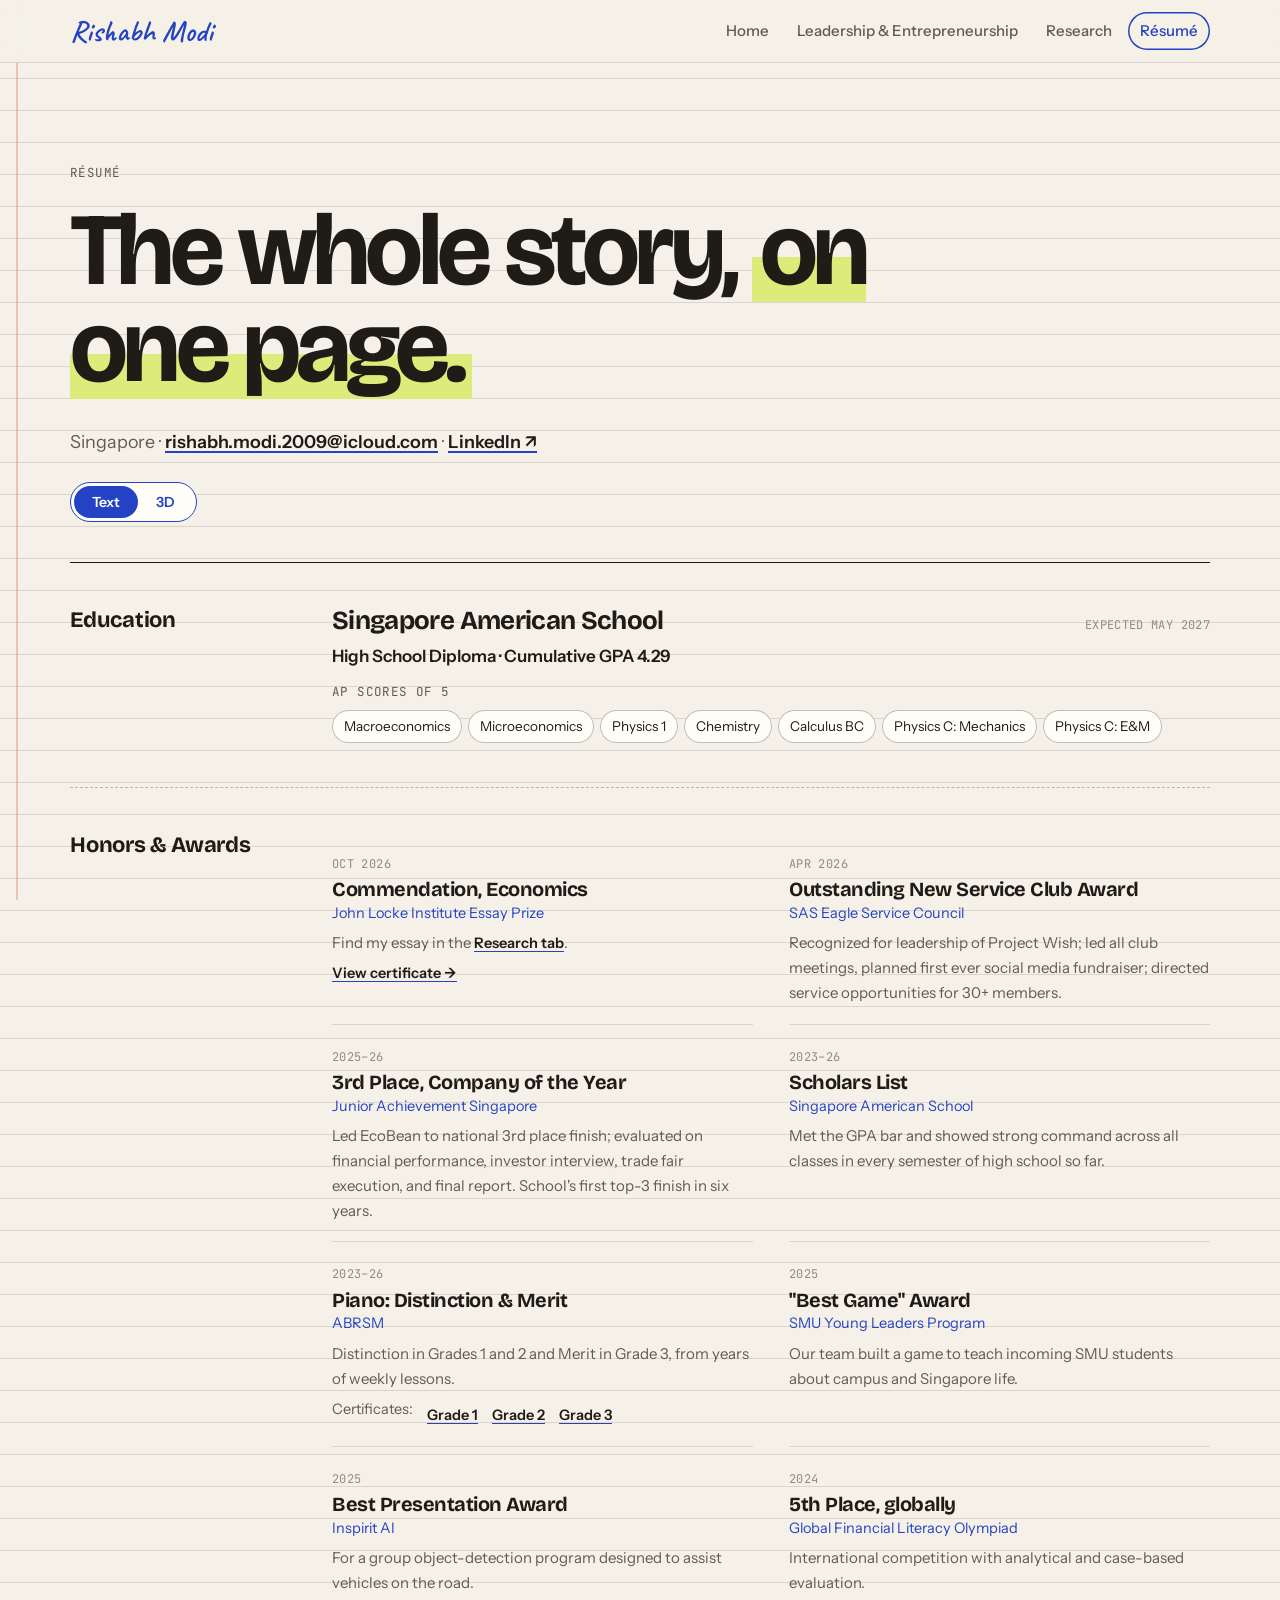
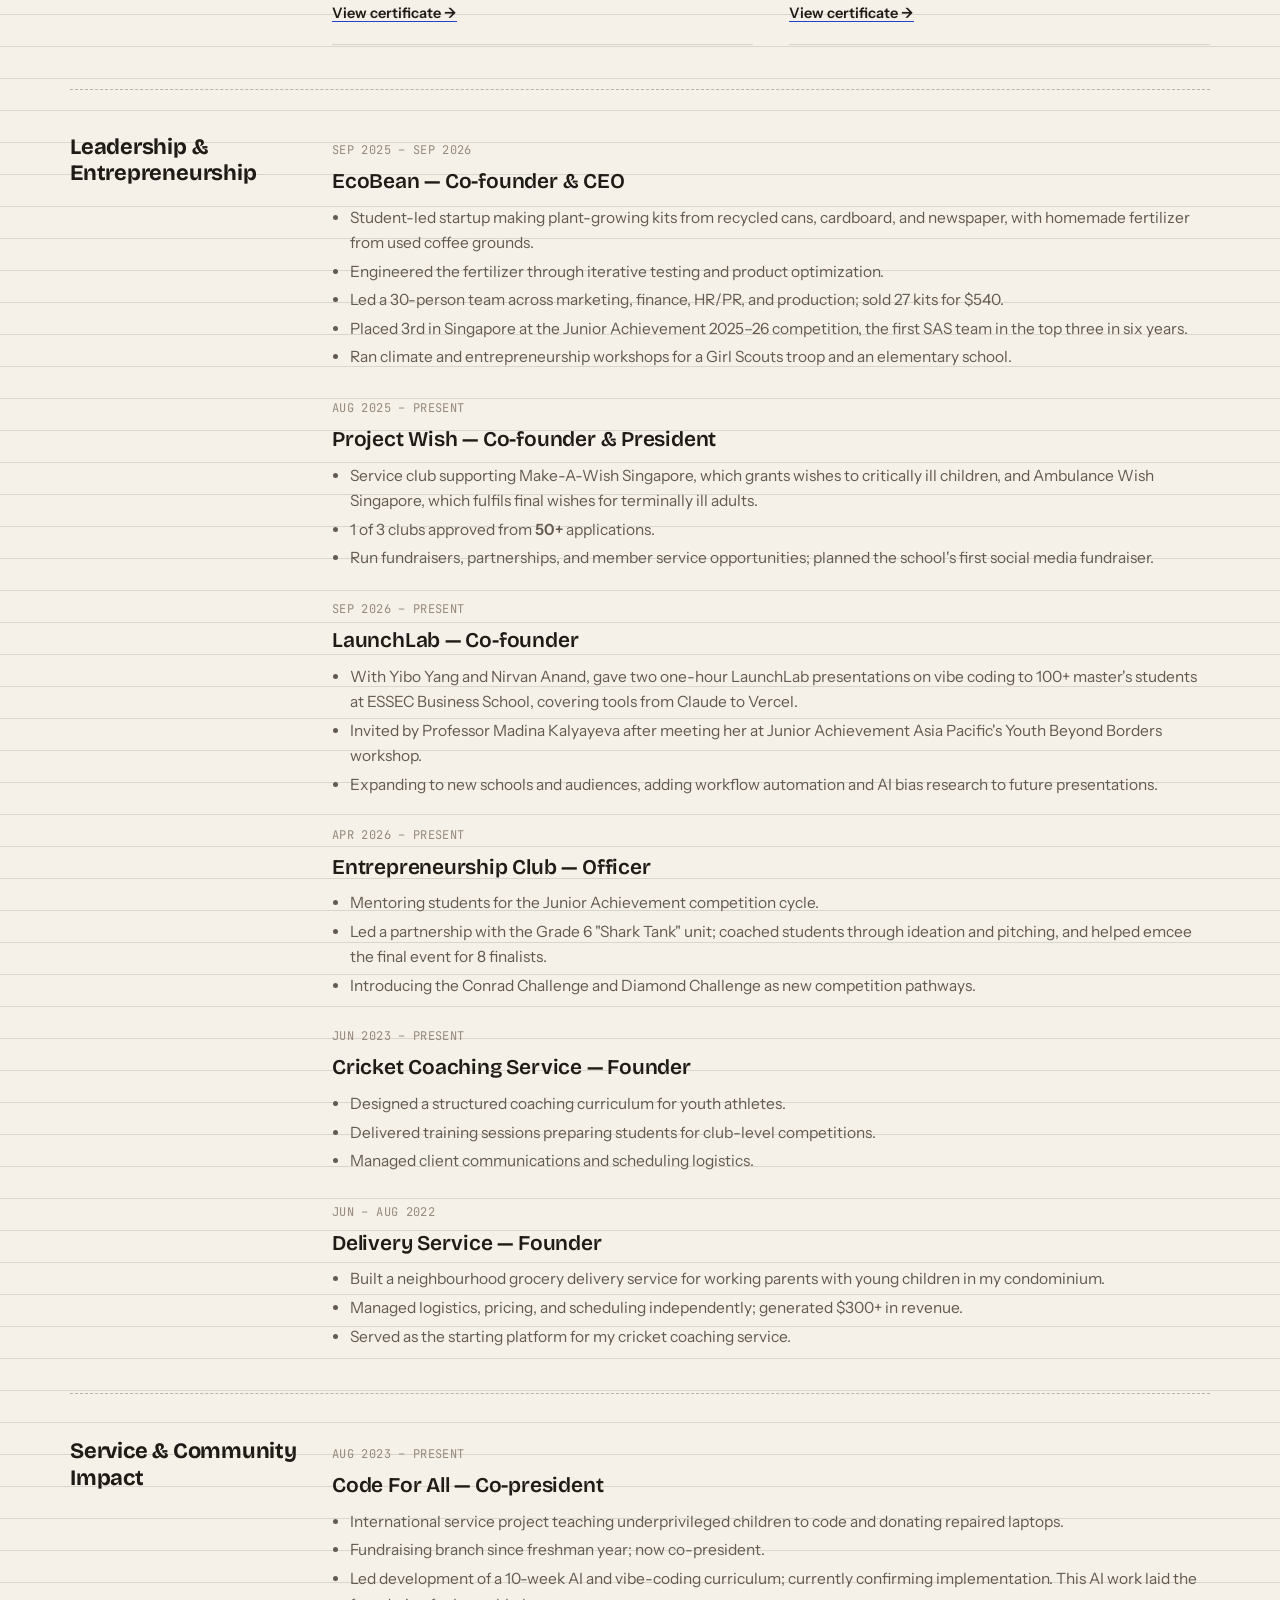
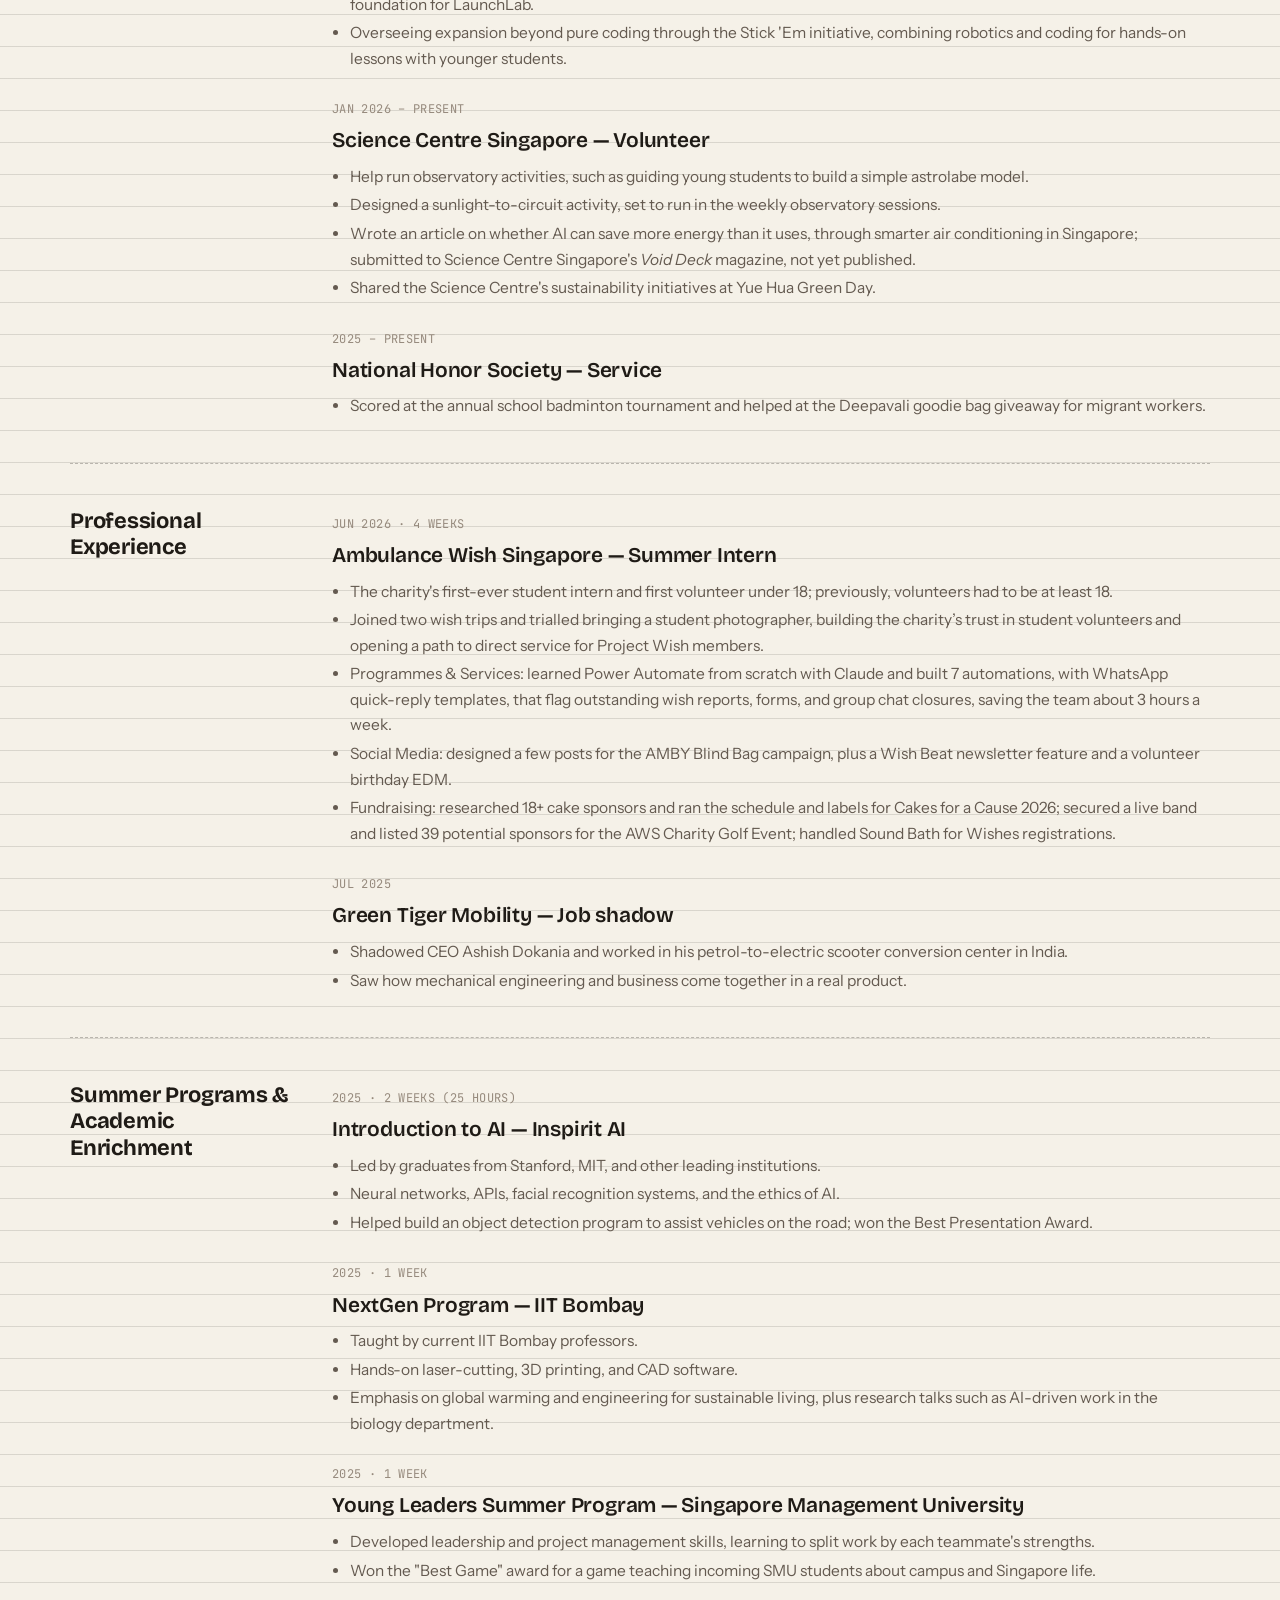
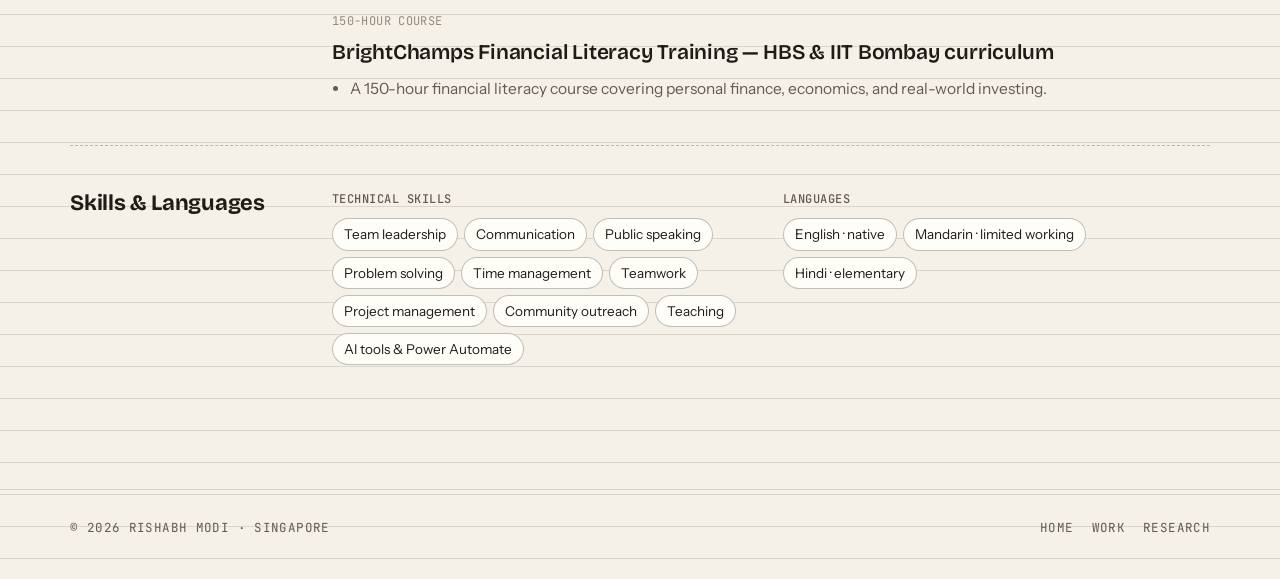
<file: resume.html>
<!DOCTYPE html>
<html lang="en">
<head>
<meta charset="utf-8">
<meta name="google" content="notranslate">
<title>Résumé — Rishabh Modi</title>
<meta name="viewport" content="width=device-width, initial-scale=1">
<meta name="description" content="Rishabh Modi's résumé — education, honors, leadership, experience, programs, service, skills, and languages.">
<link rel="canonical" href="https://rishabhmodi.com/resume">
<meta property="og:type" content="website">
<meta property="og:site_name" content="Rishabh Modi">
<meta property="og:title" content="Résumé — Rishabh Modi">
<meta property="og:description" content="Rishabh Modi's résumé — education, honors, leadership, experience, programs, service, skills, and languages.">
<meta property="og:url" content="https://rishabhmodi.com/resume">
<meta property="og:image" content="https://rishabhmodi.com/images/photos/wish-poster-me.jpg">
<meta name="twitter:card" content="summary_large_image">
<link rel="icon" href="favicon.svg" type="image/svg+xml">
<link rel="icon" href="favicon-32.png" sizes="32x32" type="image/png">
<link rel="apple-touch-icon" href="apple-touch-icon.png">
<link rel="preconnect" href="https://fonts.googleapis.com">
<link rel="preconnect" href="https://fonts.gstatic.com" crossorigin>
<link href="https://fonts.googleapis.com/css2?family=Bricolage+Grotesque:opsz,wght@12..96,500..800&family=Caveat:wght@500..700&family=Instrument+Sans:ital,wght@0,400..700;1,400..700&family=JetBrains+Mono:wght@400;500&display=swap" rel="stylesheet">
<link rel="stylesheet" href="styles.css">
</head>
<body>

<header class="top">
  <div class="wrap">
    <a class="name" href="/">Rishabh Modi</a>
    <nav aria-label="Main">
      <a href="/">Home</a>
      <a href="work.html"><span class="nav-full">Leadership &amp; Entrepreneurship</span><span class="nav-short">Leadership</span></a>
      <a href="research.html">Research</a>
      <a href="resume.html" class="on">Résumé</a>
    </nav>
  </div>
</header>

<main>

  <section class="intro solo" style="padding-bottom:40px">
    <div class="wrap">
      <div>
        <p class="where label">Résumé</p>
        <h1>The whole story, <em>on one page.</em></h1>
        <p class="lede">Singapore · <a class="lnk" href="mailto:rishabh.modi.2009@icloud.com">rishabh.modi.2009@icloud.com</a> · <a class="lnk" href="https://www.linkedin.com/in/rishabh-modi-2b0b06307/" target="_blank" rel="noopener">LinkedIn ↗</a></p>
        <div class="mode" role="group" aria-label="Résumé view"><button type="button" data-mode="text" aria-pressed="true">Text</button><button type="button" data-mode="tree" aria-pressed="false">3D</button></div>
      </div>
    </div>
  </section>

  <section class="wrap" style="padding-bottom:80px">
    <p class="text-hint" id="text-hint" hidden><svg viewBox="0 0 60 56" aria-hidden="true"><path d="M52 50C30 50 20 38 22 6"/><path d="M15 15L22 5L29 14"/></svg>you can also see my text résumé</p>
    <div class="tree" id="tree" hidden>
      <div class="tree-stage" aria-label="3D scene: a badminton court surrounded by stations for each part of my résumé">
        <nav class="court-nav" aria-label="Résumé stations"></nav>
        <aside class="tree-panel" aria-live="polite" hidden><button type="button" class="tree-close" aria-label="Back to the overview">×</button><div class="tree-card"></div></aside>
      </div>
    </div>
    <div id="r-text">
      <div class="r-sec" id="education">
        <span class="kick rv">Education</span>
        <div class="edu rv d1">
          <div class="edu-head"><h3>Singapore American School</h3><span class="when">Expected May 2027</span></div>
          <div class="gpa">High School Diploma · Cumulative GPA 4.29</div>
          <div class="label">AP scores of 5</div>
          <div class="aps">
            <span class="pill">Macroeconomics</span><span class="pill">Microeconomics</span><span class="pill">Physics 1</span><span class="pill">Chemistry</span><span class="pill">Calculus BC</span><span class="pill">Physics C: Mechanics</span><span class="pill">Physics C: E&amp;M</span>
          </div>
        </div>
      </div>

      <div class="r-sec" id="awards">
        <span class="kick rv">Honors &amp; Awards</span>
        <div>
          <div class="aw-grid">
            <div class="aw rv"><span class="yr">Oct 2026</span><h3>Commendation, Economics</h3><span class="org">John Locke Institute Essay Prize</span><p class="aw-note">Find my essay in the <a href="research.html">Research tab</a>.</p><a class="aw-link" href="docs/jli-commendation-certificate.pdf" data-doc="John Locke Institute: Commendation">View certificate →</a></div>
            <div class="aw rv d1"><span class="yr">Apr 2026</span><h3>Outstanding New Service Club Award</h3><span class="org">SAS Eagle Service Council</span><p>Recognized for leadership of Project Wish; led all club meetings, planned first ever social media fundraiser; directed service opportunities for 30+ members.</p></div>
            <div class="aw rv"><span class="yr">2025–26</span><h3>3rd Place, Company of the Year</h3><span class="org">Junior Achievement Singapore</span><p>Led EcoBean to national 3rd place finish; evaluated on financial performance, investor interview, trade fair execution, and final report. School's first top-3 finish in six years.</p></div>
            <div class="aw rv d1"><span class="yr">2023–26</span><h3>Scholars List</h3><span class="org">Singapore American School</span><p>Met the GPA bar and showed strong command across all classes in every semester of high school so far.</p></div>
            <div class="aw rv"><span class="yr">2023–26</span><h3>Piano: Distinction &amp; Merit</h3><span class="org">ABRSM</span><p>Distinction in Grades 1 and 2 and Merit in Grade 3, from years of weekly lessons.</p><div class="aw-links"><span>Certificates:</span><a class="aw-link" href="docs/abrsm-piano-grade-1.pdf" data-doc="ABRSM Piano Grade 1: Distinction">Grade 1</a><a class="aw-link" href="docs/abrsm-piano-grade-2.pdf" data-doc="ABRSM Piano Grade 2: Distinction">Grade 2</a><a class="aw-link" href="docs/abrsm-piano-grade-3.pdf" data-doc="ABRSM Piano Grade 3: Merit">Grade 3</a></div></div>
            <div class="aw rv d1"><span class="yr">2025</span><h3>"Best Game" Award</h3><span class="org">SMU Young Leaders Program</span><p>Our team built a game to teach incoming SMU students about campus and Singapore life.</p></div>
            <div class="aw rv"><span class="yr">2025</span><h3>Best Presentation Award</h3><span class="org">Inspirit AI</span><p>For a group object-detection program designed to assist vehicles on the road.</p><a class="aw-link" href="docs/inspirit-best-presentation.pdf" data-doc="Inspirit AI: Best Presentation">View certificate →</a></div>
            <div class="aw rv d1"><span class="yr">2024</span><h3>5th Place, globally</h3><span class="org">Global Financial Literacy Olympiad</span><p>International competition with analytical and case-based evaluation.</p><a class="aw-link" href="docs/finlit-olympiad-certificate.pdf" data-doc="Financial Literacy Olympiad Certificate">View certificate →</a></div>
          </div>
        </div>
      </div>

      <div class="r-sec" id="leadership">
        <span class="kick rv">Leadership &amp; Entrepreneurship</span>
        <div class="timeline rv d1">
          <div class="tl">
            <small>Sep 2025 – Sep 2026</small>
            <b>EcoBean — Co-founder &amp; CEO</b>
            <ul>
              <li>Student-led startup making plant-growing kits from recycled cans, cardboard, and newspaper, with homemade fertilizer from used coffee grounds.</li>
              <li>Engineered the fertilizer through iterative testing and product optimization.</li>
              <li>Led a 30-person team across marketing, finance, HR/PR, and production; sold 27 kits for $540.</li>
              <li>Placed 3rd in Singapore at the Junior Achievement 2025–26 competition, the first SAS team in the top three in six years.</li>
              <li>Ran climate and entrepreneurship workshops for a Girl Scouts troop and an elementary school.</li>
            </ul>
          </div>
          <div class="tl">
            <small>Aug 2025 – Present</small>
            <b>Project Wish — Co-founder &amp; President</b>
            <ul>
              <li>Service club supporting Make-A-Wish Singapore, which grants wishes to critically ill children, and Ambulance Wish Singapore, which fulfils final wishes for terminally ill adults.</li>
              <li>1 of 3 clubs approved from <strong>50+</strong> applications.</li>
              <li>Run fundraisers, partnerships, and member service opportunities; planned the school's first social media fundraiser.</li>
            </ul>
          </div>
          <div class="tl">
            <small>Sep 2026 – Present</small>
            <b>LaunchLab — Co-founder</b>
            <ul>
              <li>With Yibo Yang and Nirvan Anand, gave two one-hour LaunchLab presentations on vibe coding to 100+ master's students at ESSEC Business School, covering tools from Claude to Vercel.</li>
              <li>Invited by Professor Madina Kalyayeva after meeting her at Junior Achievement Asia Pacific's Youth Beyond Borders workshop.</li>
              <li>Expanding to new schools and audiences, adding workflow automation and AI bias research to future presentations.</li>
            </ul>
          </div>
          <div class="tl">
            <small>Apr 2026 – Present</small>
            <b>Entrepreneurship Club — Officer</b>
            <ul>
              <li>Mentoring students for the Junior Achievement competition cycle.</li>
              <li>Led a partnership with the Grade 6 "Shark Tank" unit; coached students through ideation and pitching, and helped emcee the final event for 8 finalists.</li>
              <li>Introducing the Conrad Challenge and Diamond Challenge as new competition pathways.</li>
            </ul>
          </div>
          <div class="tl">
            <small>Jun 2023 – Present</small>
            <b>Cricket Coaching Service — Founder</b>
            <ul>
              <li>Designed a structured coaching curriculum for youth athletes.</li>
              <li>Delivered training sessions preparing students for club-level competitions.</li>
              <li>Managed client communications and scheduling logistics.</li>
            </ul>
          </div>
          <div class="tl">
            <small>Jun – Aug 2022</small>
            <b>Delivery Service — Founder</b>
            <ul>
              <li>Built a neighbourhood grocery delivery service for working parents with young children in my condominium.</li>
              <li>Managed logistics, pricing, and scheduling independently; generated $300+ in revenue.</li>
              <li>Served as the starting platform for my cricket coaching service.</li>
            </ul>
          </div>
        </div>
      </div>

      <div class="r-sec" id="service">
        <span class="kick rv">Service &amp; Community Impact</span>
        <div class="timeline rv d1">
          <div class="tl">
            <small>Aug 2023 – Present</small>
            <b>Code For All — Co-president</b>
            <ul>
              <li>International service project teaching underprivileged children to code and donating repaired laptops.</li>
              <li>Fundraising branch since freshman year; now co-president.</li>
              <li>Led development of a 10-week AI and vibe-coding curriculum; currently confirming implementation. This AI work laid the foundation for LaunchLab.</li>
              <li>Overseeing expansion beyond pure coding through the Stick 'Em initiative, combining robotics and coding for hands-on lessons with younger students.</li>
            </ul>
          </div>
          <div class="tl">
            <small>Jan 2026 – Present</small>
            <b>Science Centre Singapore — Volunteer</b>
            <ul>
              <li>Help run observatory activities, such as guiding young students to build a simple astrolabe model.</li>
              <li>Designed a sunlight-to-circuit activity, set to run in the weekly observatory sessions.</li>
              <li>Wrote an article on whether AI can save more energy than it uses, through smarter air conditioning in Singapore; submitted to Science Centre Singapore's <em>Void Deck</em> magazine, not yet published.</li>
              <li>Shared the Science Centre's sustainability initiatives at Yue Hua Green Day.</li>
            </ul>
          </div>
          <div class="tl">
            <small>2025 – Present</small>
            <b>National Honor Society — Service</b>
            <ul>
              <li>Scored at the annual school badminton tournament and helped at the Deepavali goodie bag giveaway for migrant workers.</li>
            </ul>
          </div>
        </div>
      </div>

      <div class="r-sec" id="experience">
        <span class="kick rv">Professional Experience</span>
        <div class="timeline rv d1">
          <div class="tl" data-label="Ambulance Wish Singapore intern">
            <small>Jun 2026 · 4 weeks</small>
            <b>Ambulance Wish Singapore — Summer Intern</b>
            <ul>
              <li>The charity's first-ever student intern and first volunteer under 18; previously, volunteers had to be at least 18.</li>
              <li>Joined two wish trips and trialled bringing a student photographer, building the charity’s trust in student volunteers and opening a path to direct service for Project Wish members.</li>
              <li>Programmes &amp; Services: learned Power Automate from scratch with Claude and built 7 automations, with WhatsApp quick-reply templates, that flag outstanding wish reports, forms, and group chat closures, saving the team about 3 hours a week.</li>
              <li>Social Media: designed a few posts for the AMBY Blind Bag campaign, plus a Wish Beat newsletter feature and a volunteer birthday EDM.</li>
              <li>Fundraising: researched 18+ cake sponsors and ran the schedule and labels for Cakes for a Cause 2026; secured a live band and listed 39 potential sponsors for the AWS Charity Golf Event; handled Sound Bath for Wishes registrations.</li>
            </ul>
          </div>
          <div class="tl" data-label="Green Tiger job shadow">
            <small>Jul 2025</small>
            <b>Green Tiger Mobility — Job shadow</b>
            <ul>
              <li>Shadowed CEO Ashish Dokania and worked in his petrol-to-electric scooter conversion center in India.</li>
              <li>Saw how mechanical engineering and business come together in a real product.</li>
            </ul>
          </div>
        </div>
      </div>

      <div class="r-sec" id="programs">
        <span class="kick rv">Summer Programs &amp; Academic Enrichment</span>
        <div class="timeline rv d1">
          <div class="tl">
            <small>2025 · 2 weeks (25 hours)</small>
            <b>Introduction to AI — Inspirit AI</b>
            <ul>
              <li>Led by graduates from Stanford, MIT, and other leading institutions.</li>
              <li>Neural networks, APIs, facial recognition systems, and the ethics of AI.</li>
              <li>Helped build an object detection program to assist vehicles on the road; won the Best Presentation Award.</li>
            </ul>
          </div>
          <div class="tl">
            <small>2025 · 1 week</small>
            <b>NextGen Program — IIT Bombay</b>
            <ul>
              <li>Taught by current IIT Bombay professors.</li>
              <li>Hands-on laser-cutting, 3D printing, and CAD software.</li>
              <li>Emphasis on global warming and engineering for sustainable living, plus research talks such as AI-driven work in the biology department.</li>
            </ul>
          </div>
          <div class="tl">
            <small>2025 · 1 week</small>
            <b>Young Leaders Summer Program — Singapore Management University</b>
            <ul>
              <li>Developed leadership and project management skills, learning to split work by each teammate's strengths.</li>
              <li>Won the "Best Game" award for a game teaching incoming SMU students about campus and Singapore life.</li>
            </ul>
          </div>
          <div class="tl">
            <small>150-hour course</small>
            <b>BrightChamps Financial Literacy Training — HBS &amp; IIT Bombay curriculum</b>
            <ul>
              <li>A 150-hour financial literacy course covering personal finance, economics, and real-world investing.</li>
            </ul>
          </div>
        </div>
      </div>

      <div class="r-sec" id="skills">
        <span class="kick rv">Skills &amp; Languages</span>
        <div class="skills rv d1">
          <div><h4>Technical Skills</h4><div class="pills"><span class="pill g">Team leadership</span><span class="pill g">Communication</span><span class="pill g">Public speaking</span><span class="pill g">Problem solving</span><span class="pill g">Time management</span><span class="pill g">Teamwork</span><span class="pill g">Project management</span><span class="pill g">Community outreach</span><span class="pill g">Teaching</span><span class="pill g">AI tools &amp; Power Automate</span></div></div>
          <div><h4>Languages</h4><div class="pills"><span class="pill c">English · native</span><span class="pill c">Mandarin · limited working</span><span class="pill c">Hindi · elementary</span></div></div>
        </div>
      </div>

    </div>
  </section>

</main>

<footer class="foot">
  <div class="wrap"><span>© <span data-year>2026</span> Rishabh Modi · Singapore</span><nav><a href="/">Home</a><a href="work.html">Work</a><a href="research.html">Research</a></nav></div>
</footer>

<script src="script.js"></script>
</body>
</html>
</file>
<file: styles.css>
*, *::before, *::after { box-sizing: border-box; margin: 0; padding: 0; }

:root {
  --paper: #F5F1E8; --paper2: #ECE5D6; --card: #FFFDF8;
  --ink: #1F1B16; --mut: #645A50; --dim: #968A7D;
  --rule: rgba(31,27,22,.13); --rule2: rgba(31,27,22,.28);
  --pen: #2443C4; --margin: #E59A8C;
  --mark: #DDEB7A; --leaf: #2F6B3A; --leaf2: #E3EED3;
  --tape: rgba(222,214,170,.85);
  --hd: "Bricolage Grotesque", "Avenir Next", system-ui, sans-serif;
  --bd: "Instrument Sans", "Helvetica Neue", system-ui, sans-serif;
  --hand: "Caveat", "Bradley Hand", cursive;
  --mono: "JetBrains Mono", ui-monospace, Menlo, monospace;
  --ease: cubic-bezier(.2,.8,.2,1);
}

html { -webkit-text-size-adjust: 100%; scroll-behavior: smooth; }
[id] { scroll-margin-top: 84px; }
body {
  font-family: var(--bd); font-size: 17px; line-height: 1.65; color: var(--ink); overflow-x: hidden;
  background-color: var(--paper);
  background-image: linear-gradient(var(--rule) 1px, transparent 1px);
  background-size: 100% 32px; background-position: 0 14px;
  -webkit-font-smoothing: antialiased;
}
body::before { content: ""; position: fixed; top: 0; bottom: 0; left: max(16px, calc(50% - 570px - 56px)); width: 1.5px; background: var(--margin); opacity: .55; pointer-events: none; z-index: 0; }
main, .top, .foot { position: relative; z-index: 1; }
a { color: inherit; }
img { display: block; max-width: 100%; height: auto; }
::selection { background: var(--mark); color: var(--ink); }
h1, h2, h3 { font-family: var(--hd); font-weight: 700; line-height: 1.04; letter-spacing: -.025em; }
h1 em, h2 em { font-style: normal; background: linear-gradient(transparent 55%, var(--mark) 55%, var(--mark) 92%, transparent 92%); padding: 0 .08em; }
strong { font-weight: 600; }

.wrap { width: min(1140px, 100% - 40px); margin-inline: auto; position: relative; }
.hand { font-family: var(--hand); font-weight: 600; color: var(--pen); }
.lede { font-size: clamp(18px, 1.6vw, 21px); line-height: 1.55; }
.mut { color: var(--mut); }
.label { font-family: var(--mono); font-size: 12.5px; letter-spacing: .03em; text-transform: uppercase; color: var(--mut); }
.lnk { font-weight: 600; color: var(--ink); text-decoration: underline; text-decoration-color: var(--pen); text-decoration-thickness: 1.5px; text-underline-offset: 3px; transition: color .2s; }
.lnk:hover { color: var(--pen); }

/* header */
.top { position: sticky; top: 0; z-index: 40; background: rgba(245,241,232,.92); backdrop-filter: blur(10px); -webkit-backdrop-filter: blur(10px); border-bottom: 1px solid var(--rule); }
.top .wrap { display: flex; align-items: center; gap: 18px; height: 62px; }
.top .name { font-family: var(--hand); font-size: 30px; font-weight: 600; color: var(--pen); text-decoration: none; white-space: nowrap; line-height: 1; }
.top nav { margin-left: auto; display: flex; gap: 4px; }
.top nav a { padding: 7px 12px; border-radius: 999px; font-size: 15px; font-weight: 500; text-decoration: none; color: var(--mut); white-space: nowrap; transition: color .2s, background .2s; }
.top nav a:hover { color: var(--ink); background: var(--paper2); }
.top nav a.on { color: var(--pen); box-shadow: inset 0 0 0 1.5px var(--pen); }
.nav-short { display: none; }

/* page intros */
.intro { padding: clamp(48px, 8vw, 100px) 0 clamp(40px, 6vw, 72px); }
.intro .wrap { display: grid; grid-template-columns: 1.1fr .9fr; gap: clamp(32px, 5vw, 72px); align-items: center; }
.intro.solo .wrap { grid-template-columns: 1fr; }
.intro.solo .wrap > div { max-width: 820px; }
.intro .where { margin-bottom: 18px; }
.intro .hi { display: inline-block; font-size: clamp(30px, 3.4vw, 40px); line-height: 1; transform: rotate(-4deg); margin-bottom: 6px; }
.intro h1 { font-size: clamp(50px, 8vw, 110px); line-height: .95; letter-spacing: -.045em; }
.intro .tag { margin-top: 20px; font-size: clamp(21px, 2.1vw, 26px); line-height: 1.4; }
.intro .lede { margin-top: 18px; max-width: 58ch; color: var(--mut); font-size: clamp(17px, 1.4vw, 19px); }
.intro h1 + .lede { margin-top: 32px; }
.intro .links { display: flex; flex-wrap: wrap; gap: 12px 26px; margin-top: 26px; }
.intro:not(.solo) .links .lnk { font-size: clamp(20px, 1.8vw, 24px); text-decoration-thickness: 2px; }
.circled { position: relative; white-space: nowrap; }
.circled svg { position: absolute; left: -10px; top: -8px; width: calc(100% + 20px); height: calc(100% + 16px); overflow: visible; pointer-events: none; }
.circled path { fill: none; stroke: var(--pen); stroke-width: 2; stroke-linecap: round; stroke-dasharray: 600; stroke-dashoffset: 600; animation: draw 1.4s .5s var(--ease) forwards; }
@keyframes draw { to { stroke-dashoffset: 0; } }

/* photos: taped prints with handwritten captions */
.spec { position: relative; background: var(--card); padding: 9px 9px 0; box-shadow: 0 1px 2px rgba(31,27,22,.12), 0 14px 30px -18px rgba(31,27,22,.5); transform: rotate(var(--r, 0deg)); transition: transform .45s var(--ease), box-shadow .45s var(--ease); }
.spec::before { content: ""; position: absolute; top: -12px; left: 50%; width: 84px; height: 24px; margin-left: -42px; background: var(--tape); transform: rotate(calc(var(--r, 0deg) * -1 - 2deg)); z-index: 1; }
.spec img { width: 100%; aspect-ratio: var(--ar, 4/3); object-fit: cover; cursor: zoom-in; background: var(--paper2); }
.spec figcaption { font-family: var(--hand); font-size: 21px; line-height: 1.15; color: var(--pen); padding: 7px 4px 10px; }
.spec figcaption i { font-style: normal; color: var(--dim); font-size: 17px; margin-left: 4px; }
.spec:hover { transform: rotate(0deg) scale(1.015); box-shadow: 0 1px 2px rgba(31,27,22,.12), 0 22px 40px -18px rgba(31,27,22,.55); z-index: 5; }
.spec.rv { transform: translateY(14px) rotate(var(--r, 0deg)); }
.spec.rv.in { transform: rotate(var(--r, 0deg)); }
.spec.rv.in:hover { transform: rotate(0deg) scale(1.015); }

.pile { position: relative; width: 100%; aspect-ratio: 9 / 11.5; }
.pile .spec { position: absolute; }
.pile .p1 { width: 46%; left: 0; top: 3%; --r: -3deg; }
.pile .p2 { width: 56%; right: 0; top: 0; --r: 3deg; z-index: 2; }
.pile .p3 { width: 52%; right: 3%; bottom: 0; --r: -2deg; z-index: 3; }
.pile .p4 { width: 44%; left: 1%; bottom: 3%; --r: 2deg; z-index: 4; }
.pile .note { position: absolute; right: 4%; top: 44%; font-size: clamp(16px, 4.2vw, 23px); transform: rotate(-6deg); z-index: 4; line-height: 1.1; max-width: 50%; }

/* ledger of numbers */
.ledger { display: grid; grid-template-columns: repeat(4, 1fr); border-top: 1.5px solid var(--ink); border-bottom: 1px dashed var(--rule2); }
.ledger > div { padding: 20px 20px 20px 0; }
.ledger > div + div { padding-left: 20px; border-left: 1px dashed var(--rule2); }
.ledger b { display: block; font-family: var(--hd); font-weight: 700; font-size: clamp(34px, 3.8vw, 50px); line-height: 1; letter-spacing: -.03em; }
.ledger span { display: block; margin-top: 8px; font-size: 14.5px; color: var(--mut); line-height: 1.45; }
.ledger.three { grid-template-columns: repeat(3, 1fr); margin-top: 32px; }

/* sections */
.sec { padding: clamp(64px, 9vw, 112px) 0; }
.sec-head { display: flex; align-items: baseline; gap: 18px; margin-bottom: 36px; flex-wrap: wrap; }
.sec-head h2 { font-size: clamp(36px, 4.6vw, 60px); }
.sec-head p { font-family: var(--hand); font-size: 26px; color: var(--pen); transform: rotate(-3deg); }
.sec-head .more { margin-left: auto; }
.sec-head .pointer { display: inline-flex; align-items: center; gap: 8px; margin-left: auto; }
.sec-head .pointer + .more { margin-left: 0; }
.sec-head:has(.pointer) h2 { flex-basis: 100%; }
.sec-head .pointer svg { width: 74px; height: 22px; flex: none; overflow: visible; }
.sec-head .pointer path { fill: none; stroke: var(--pen); stroke-width: 2; stroke-linecap: round; stroke-linejoin: round; }

/* home: project rows */
.row { display: grid; grid-template-columns: minmax(0, .95fr) minmax(0, 1.05fr); gap: clamp(28px, 5vw, 64px); align-items: center; padding: 44px 0; border-bottom: 1px dashed var(--rule2); }
.row:first-child { padding-top: 10px; }
.row:nth-child(odd) .row-photo { --r: -1.6deg; }
.row:nth-child(even) .row-photo { order: 2; --r: 1.6deg; }
.row h3 { font-size: clamp(30px, 3.2vw, 42px); }
.row .role { margin: 8px 0 14px; }
.row p { color: var(--mut); }
.row .proof { margin-top: 16px; color: var(--ink); font-size: 15.5px; }
.row .proof::before { content: "✓ "; color: var(--pen); font-weight: 700; }
.row .lnk { display: inline-block; margin-top: 18px; }

/* the "band" sections become a lab-notebook card */
.band .wrap { background: var(--card); border: 1.5px solid var(--ink); border-radius: 4px; padding: clamp(24px, 4vw, 48px); box-shadow: 6px 6px 0 var(--paper2); }
.band.sec { padding: clamp(40px, 6vw, 72px) 0; }
.band-grid { display: grid; grid-template-columns: minmax(0, 1fr) minmax(0, 1fr); gap: clamp(28px, 5vw, 56px); align-items: start; }
.band h3 { font-size: clamp(26px, 2.8vw, 36px); }
.band .spec { --r: 1.5deg; }

/* papers list */
.papers { list-style: none; border-top: 1.5px solid var(--ink); }
.papers a { display: grid; grid-template-columns: 200px 1fr auto; gap: 20px; align-items: baseline; padding: 18px 0; border-bottom: 1px solid var(--rule); text-decoration: none; transition: background .2s; }
.papers a:hover { background: linear-gradient(90deg, transparent, var(--paper2) 20%, var(--paper2) 80%, transparent); }
.papers b { font-family: var(--hd); font-size: 21px; font-weight: 600; letter-spacing: -.01em; line-height: 1.25; }
.papers p { color: var(--mut); font-size: 15px; margin-top: 4px; }
.papers .go { font-family: var(--hand); font-size: 21px; color: var(--pen); white-space: nowrap; }

/* work: stories */
.story { display: grid; grid-template-columns: 220px minmax(0, 1fr); gap: clamp(28px, 5vw, 60px); padding: 56px 0; border-top: 1px dashed var(--rule2); }
.story:first-child { border-top: 1.5px solid var(--ink); }
.story .meta { position: sticky; top: 92px; align-self: start; }
.story .meta img.logo { width: 76px; height: 76px; object-fit: contain; border-radius: 50%; background: var(--card); border: 1.5px solid var(--ink); margin-bottom: 14px; }
.story .meta dl { display: grid; gap: 10px; }
.story .meta dt { font-family: var(--mono); font-size: 11.5px; letter-spacing: .04em; text-transform: uppercase; color: var(--dim); }
.story .meta dd { font-family: var(--hand); font-size: 22px; line-height: 1.15; color: var(--pen); }
.story h2 { font-size: clamp(36px, 4.4vw, 56px); margin-bottom: 14px; }
.story p + p { margin-top: 12px; }
.story > div > p { color: var(--mut); max-width: 66ch; }
.story > div > p.lede { color: var(--ink); }
.done { list-style: none; margin-top: 18px; display: grid; gap: 9px; max-width: 66ch; }
.done li { position: relative; padding-left: 30px; }
.done li::before { content: ""; position: absolute; left: 2px; top: 6px; width: 15px; height: 15px; border: 1.5px solid var(--ink); border-radius: 3px; }
.done li::after { content: ""; position: absolute; left: 6px; top: 1px; width: 7px; height: 14px; border: solid var(--pen); border-width: 0 2.5px 2.5px 0; transform: rotate(40deg); }
.story .links { display: flex; flex-wrap: wrap; gap: 10px 24px; margin-top: 22px; }
.pair { display: grid; grid-template-columns: 1fr 1fr; gap: 14px; margin-top: 18px; max-width: 640px; }
.pair div { padding: 14px 16px; border: 1.5px solid var(--ink); border-radius: 4px; background: var(--card); }
.pair b { display: block; font-family: var(--hd); font-size: 19px; }
.pair span { font-size: 14.5px; color: var(--mut); }
.pair .motto { display: block; margin-top: 6px; font-family: var(--hand); font-style: normal; font-size: 21px; line-height: 1.15; color: var(--pen); }

.photos { display: grid; grid-template-columns: repeat(6, 1fr); gap: 34px 22px; margin-top: 40px; align-items: start; }
.photos .spec:nth-child(3n+1) { --r: -1.5deg; } .photos .spec:nth-child(3n+2) { --r: 1.3deg; } .photos .spec:nth-child(3n) { --r: -.6deg; }
.photos .w2 { grid-column: span 2; } .photos .w3 { grid-column: span 3; } .photos .w4 { grid-column: span 4; } .photos .w6 { grid-column: span 6; }

.strip { display: grid; grid-auto-flow: column; grid-auto-columns: clamp(250px, 30%, 340px); gap: 24px; overflow-x: auto; scroll-snap-type: x mandatory; padding: 24px 4px 20px; margin-top: 24px; scrollbar-width: thin; scrollbar-color: var(--rule2) transparent; }
.strip .spec { scroll-snap-align: start; }
.strip .spec:nth-child(odd) { --r: -1.2deg; } .strip .spec:nth-child(even) { --r: 1.2deg; }
.strip-nav { display: flex; gap: 8px; justify-content: flex-end; }
.strip-nav button { width: 42px; height: 42px; border-radius: 50%; border: 1.5px solid var(--ink); background: var(--card); font-size: 17px; cursor: pointer; color: var(--ink); }
.strip-nav button:hover { background: var(--mark); }

.minor { display: grid; grid-template-columns: repeat(2, minmax(0, 1fr)); gap: 0 48px; border-top: 1.5px solid var(--ink); }
.minor > div { padding: 22px 0; border-bottom: 1px dashed var(--rule2); }
.minor h3 { font-size: 24px; }
.minor .label { display: block; margin: 6px 0 8px; }
.minor p { color: var(--mut); font-size: 15.5px; }

/* research */
.question { font-family: var(--hd); font-weight: 600; font-size: clamp(24px, 2.6vw, 32px); line-height: 1.2; letter-spacing: -.015em; }
.pots { display: grid; grid-template-columns: repeat(3, 1fr); gap: 10px; margin-top: 20px; }
.pots div { padding: 12px; border: 1px dashed var(--rule2); border-radius: 4px; font-size: 14.5px; color: var(--mut); }
.pots b { display: block; color: var(--ink); font-family: var(--hd); font-size: 17px; }
.data { width: 100%; border-collapse: collapse; font-size: 15px; }
.data th, .data td { text-align: left; padding: 10px 10px 10px 0; border-bottom: 1px solid var(--rule); }
.data th { font-family: var(--mono); font-weight: 500; font-size: 11.5px; text-transform: uppercase; letter-spacing: .04em; color: var(--mut); }
.data td:first-child { color: var(--mut); }
.data .top-v { font-weight: 600; background: linear-gradient(transparent 50%, var(--mark) 50%, var(--mark) 90%, transparent 90%); }
.note { margin-top: 24px; padding-top: 18px; border-top: 1px dashed var(--rule2); }
.note h3 { font-family: var(--hand); font-weight: 600; font-size: 28px; color: var(--pen); letter-spacing: 0; margin-bottom: 6px; }
.chem { list-style: none; display: grid; grid-template-columns: repeat(4, 1fr); border-top: 1.5px solid var(--ink); }
.chem li { padding: 20px 20px 20px 0; font-size: 15px; color: var(--mut); }
.chem li + li { padding-left: 20px; border-left: 1px dashed var(--rule2); }
.chem b { display: block; font-family: var(--hd); font-size: 20px; color: var(--ink); margin-bottom: 4px; }
.steps { list-style: none; display: grid; grid-template-columns: repeat(3, 1fr); border-top: 1px dashed var(--rule2); margin-top: 40px; }
.steps li { padding: 18px 18px 0 0; font-size: 15px; color: var(--mut); }
.steps li + li { padding-left: 18px; border-left: 1px dashed var(--rule2); }
.steps b { display: block; color: var(--ink); font-family: var(--hd); font-size: 19px; margin: 4px 0; }
.band .steps { grid-template-columns: 1fr; margin-top: 20px; }
#coffee.band.sec { padding: clamp(32px, 4vw, 48px) 0; }
#coffee .sec-head { margin-bottom: 20px; }
#coffee .sec-head h2 { font-size: clamp(30px, 3.6vw, 44px); }
#coffee .steps li { padding-top: 10px; font-size: 14.5px; }
@media (min-width: 961px) { #coffee .band-grid { grid-template-columns: minmax(0, .85fr) minmax(0, 1.15fr); gap: clamp(24px, 3.5vw, 44px); } }
.photos.mini { grid-template-columns: 1fr 1fr; gap: 26px 18px; margin-top: 6px; }
.photos.mini .spec { padding: 6px 6px 0; }
.photos.mini .wide { grid-column: 1 / -1; }
.photos.mini .spec::before { width: 46px; height: 16px; margin-left: -23px; top: -8px; }
.photos.mini .spec figcaption { font-size: 17px; padding: 4px 2px 6px; }
.band .steps li { padding: 14px 0 0 18px; border-left: 2px dashed var(--rule2); }
.band .steps li + li { border-left: 2px dashed var(--rule2); padding-left: 18px; }
.band-grid .chem { grid-template-columns: 1fr; border-top: 0; display: grid; gap: 12px; }
.band-grid .chem li, .band-grid .chem li + li { padding: 16px 18px; border: 1.5px dashed var(--rule2); border-radius: 6px; }

/* favorite quote */
.quote { padding: clamp(56px, 8vw, 96px) 0 0; }
.quote blockquote { max-width: 860px; margin: 0 auto; text-align: center; }
.quote p { font-family: var(--hd); font-weight: 700; font-size: clamp(28px, 3.8vw, 48px); line-height: 1.15; letter-spacing: -.025em; }
.quote em { font-style: normal; background: linear-gradient(transparent 55%, var(--mark) 55%, var(--mark) 92%, transparent 92%); padding: 0 .08em; }
.quote cite { display: block; margin-top: 16px; font-style: normal; font-size: 25px; transform: rotate(-2deg); }

/* contact */
.contact { padding: clamp(56px, 8vw, 96px) 0; }
.contact .wrap { display: grid; grid-template-columns: 1fr auto; gap: 28px; align-items: end; padding-top: clamp(32px, 5vw, 56px); border-top: 1.5px solid var(--ink); }
.contact h2 { font-size: clamp(36px, 5.4vw, 70px); }
.contact p { margin-top: 10px; color: var(--mut); max-width: 48ch; }
.btns { display: flex; flex-wrap: wrap; gap: 10px; }
.btn { display: inline-flex; align-items: center; gap: 8px; padding: 12px 22px; border-radius: 999px; background: var(--ink); color: var(--paper); border: 1.5px solid var(--ink); font-weight: 600; font-size: 15px; text-decoration: none; cursor: pointer; font-family: var(--bd); transition: transform .25s var(--ease), background .2s; }
.btn:hover { transform: translateY(-2px); }
.btn.line { background: transparent; color: var(--ink); }
.btn.line:hover { background: var(--mark); }

.foot { padding: 28px 0 40px; border-top: 1px solid var(--rule); }
.foot .wrap { display: flex; justify-content: space-between; gap: 16px; flex-wrap: wrap; font-family: var(--mono); font-size: 12.5px; color: var(--mut); text-transform: uppercase; letter-spacing: .03em; }
.foot a { text-decoration: none; }
.foot a:hover { color: var(--ink); }
.foot nav { display: flex; gap: 18px; }

/* reveal */
.rv { opacity: 0; transform: translateY(14px); transition: opacity .8s var(--ease), transform .8s var(--ease); }
.rv.in { opacity: 1; transform: none; }

/* résumé: text / 3D switch */
.mode { display: inline-flex; padding: 3px; border: 1.5px solid var(--pen); border-radius: 999px; margin-top: 26px; background: var(--card); }
.mode button { padding: 7px 18px; border: 0; border-radius: 999px; background: transparent; color: var(--pen); font: 600 14px var(--bd); cursor: pointer; }
.mode button[aria-pressed="true"] { background: var(--pen); color: #fff; }
.r-sec { display: grid; grid-template-columns: 230px minmax(0, 1fr); gap: 32px; padding: 44px 0; border-top: 1px dashed var(--rule2); }
.r-sec:first-child { border-top: 1.5px solid var(--ink); }
.r-sec > .kick { font-family: var(--hd); font-weight: 700; font-size: 22px; line-height: 1.2; letter-spacing: -.01em; }
.edu h3 { font-size: 26px; }
.edu-head { display: flex; justify-content: space-between; align-items: baseline; gap: 16px; flex-wrap: wrap; }
.edu .when, .tl small, .aw .yr { font-family: var(--mono); font-size: 12px; letter-spacing: .03em; text-transform: uppercase; color: var(--dim); }
.edu .gpa { margin: 6px 0 12px; font-weight: 600; }
.aps, .skills .pills { display: flex; flex-wrap: wrap; gap: 6px; margin-top: 8px; }
.pill { display: inline-block; padding: 4px 11px; border: 1px solid var(--rule2); border-radius: 999px; font-size: 13.5px; background: var(--card); }
.aw-grid { display: grid; grid-template-columns: repeat(2, minmax(0, 1fr)); gap: 0 36px; }
.aw { padding: 16px 0 18px; border-bottom: 1px solid var(--rule); }
.aw .md { display: none; }
.aw h3 { font-size: 20px; margin-top: 3px; }
.aw .org { display: block; font-size: 14.5px; color: var(--pen); margin: 2px 0 6px; }
.aw p { color: var(--mut); font-size: 15px; }
.aw-link, .aw-note a { color: var(--ink); font-weight: 600; font-size: 14.5px; text-decoration: underline; text-decoration-color: var(--pen); text-underline-offset: 3px; }
.aw-link { display: inline-block; margin-top: 6px; }
.aw-links { display: flex; flex-wrap: wrap; gap: 4px 14px; margin-top: 6px; font-size: 14.5px; }
.aw-links span { color: var(--mut); }
.tl { padding: 0 0 22px; }
.tl:last-child { padding-bottom: 0; }
.tl b { font-family: var(--hd); font-weight: 600; font-size: 21px; letter-spacing: -.01em; display: block; margin-top: 2px; }
.tl ul { margin-top: 6px; padding-left: 18px; color: var(--mut); font-size: 15.5px; display: grid; gap: 3px; }
.skills { display: grid; grid-template-columns: 1fr 1fr; gap: 24px; }
.skills h4 { font-family: var(--mono); font-weight: 500; font-size: 12px; text-transform: uppercase; letter-spacing: .04em; color: var(--mut); }

/* résumé: 3D court */
.tree { position: relative; border: 1.5px solid var(--ink); border-radius: 6px; overflow: hidden; background: var(--card); }
.tree[hidden] { display: none; }
.tree-stage { position: relative; height: min(80vh, 760px); min-height: 480px; background: linear-gradient(#E7EEF0 0%, #F3F1E6 55%, #E9E3CF 100%); overflow: hidden; touch-action: pan-y; cursor: grab; }
.tree-stage.drag { cursor: grabbing; }
.tree-stage canvas { display: block; width: 100%; height: 100%; }
.pin { position: absolute; z-index: 3; width: 34px; height: 34px; margin: -17px 0 0 -17px; border-radius: 50%; border: 1.5px solid var(--pen); background: rgba(255,253,248,.95); color: var(--pen); font: 600 21px/1 var(--hand); cursor: pointer; display: grid; place-items: center; box-shadow: 0 6px 14px -8px rgba(31,27,22,.6); transition: transform .2s var(--ease), background .2s; }
.pin:hover, .pin.on { background: var(--pen); color: #fff; transform: scale(1.12); }
.pin[hidden] { display: none; }
.court-nav { position: absolute; z-index: 4; top: 14px; left: 50%; transform: translateX(-50%); display: flex; gap: 2px; padding: 4px; border-radius: 999px; background: rgba(255,253,248,.92); border: 1px solid var(--rule); max-width: calc(100% - 28px); overflow-x: auto; scrollbar-width: none; }
.court-nav::-webkit-scrollbar { display: none; }
.court-nav button { flex: none; padding: 6px 12px; border: 0; border-radius: 999px; background: transparent; font: 500 13.5px var(--bd); color: var(--mut); cursor: pointer; white-space: nowrap; }
.court-nav button b { font-family: var(--hand); font-size: 18px; color: var(--pen); margin-right: 4px; }
.court-nav button:hover, .court-nav button[aria-pressed="true"] { background: var(--paper2); color: var(--ink); }
.text-hint { position: relative; margin: -10px 0 16px; padding-left: 66px; font-family: var(--hand); font-size: 24px; line-height: 1.2; color: var(--pen); }
.text-hint[hidden] { display: none; }
.text-hint svg { position: absolute; left: 6px; top: -38px; width: 60px; height: 56px; overflow: visible; }
.text-hint path { fill: none; stroke: var(--pen); stroke-width: 2; stroke-linecap: round; stroke-linejoin: round; }
.tree-stage[data-time="dusk"] { background: linear-gradient(#F4C29A 0%, #F2D8BE 55%, #E2C8A8 100%); }
.tree-stage { transition: background .8s; }
.court-ctrl { position: absolute; z-index: 3; left: 14px; bottom: 14px; display: flex; flex-wrap: wrap; gap: 8px; align-items: center; }
.court-ctrl .pause { padding: 9px 18px; border: 0; border-radius: 999px; background: rgba(255,253,248,.93); color: var(--pen); font: 500 15px var(--bd); cursor: pointer; box-shadow: 0 6px 16px -10px rgba(31,27,22,.6); }
.court-ctrl .times { display: flex; padding: 4px; border-radius: 999px; background: rgba(255,253,248,.93); border: 1px solid var(--rule); box-shadow: 0 6px 16px -10px rgba(31,27,22,.6); }
.court-ctrl .times button { padding: 6px 15px; border: 0; border-radius: 999px; background: transparent; color: var(--mut); font: 500 15px var(--bd); cursor: pointer; }
.court-ctrl .times button[aria-pressed="true"] { background: var(--pen); color: #fff; }
.tree-panel { position: absolute; z-index: 4; right: 14px; top: 64px; bottom: 14px; width: min(340px, calc(100% - 28px)); padding: 20px 20px 22px; background: rgba(255,253,248,.97); border: 1.5px solid var(--ink); border-radius: 6px; overflow-y: auto; box-shadow: 0 18px 40px -24px rgba(31,27,22,.6); }
.tree-panel[hidden] { display: none; }
.tree-close { position: absolute; top: 10px; right: 10px; width: 32px; height: 32px; border-radius: 50%; border: 1px solid var(--rule2); background: var(--card); font-size: 18px; line-height: 1; cursor: pointer; color: var(--ink); }
.tree-card h3 { font-size: 24px; margin: 6px 36px 4px 0; }
.tree-card .org { color: var(--pen); font-size: 14.5px; }
.tree-card ul { margin-top: 10px; padding-left: 18px; color: var(--mut); font-size: 14.5px; display: grid; gap: 4px; }
.tree-card p { color: var(--mut); font-size: 14.5px; margin-top: 8px; }
.tree-list { display: grid; gap: 2px; margin-top: 12px; }
.tree-list button { display: flex; gap: 10px; align-items: baseline; width: 100%; padding: 8px 6px; border: 0; border-bottom: 1px dashed var(--rule2); background: transparent; text-align: left; font: 500 14.5px var(--bd); color: var(--ink); cursor: pointer; }
.tree-list button:hover { background: var(--paper2); }
.tree-list small { margin-left: auto; font-family: var(--mono); font-size: 11px; color: var(--dim); white-space: nowrap; }
.tree-back { margin-top: 14px; border: 0; background: none; font: 600 14px var(--bd); color: var(--pen); cursor: pointer; text-decoration: underline; text-underline-offset: 3px; }

/* overlays: PDF viewer and photo lightbox */
.viewer-on, .viewer-on body { overflow: hidden; }
.viewer, .gallery { position: fixed; inset: 0; z-index: 100; display: grid; place-items: center; padding: 24px; background: rgba(31,27,22,.62); backdrop-filter: blur(6px); -webkit-backdrop-filter: blur(6px); }
.viewer[hidden], .gallery[hidden] { display: none; }
.viewer-box, .gallery-box { width: min(1000px, 100%); max-height: 100%; display: flex; flex-direction: column; background: var(--paper); border: 1.5px solid var(--ink); border-radius: 6px; overflow: hidden; }
.viewer-box { height: min(92vh, 100%); width: min(920px, 100%); }
.viewer-head, .gallery-head { display: flex; align-items: center; gap: 14px; padding: 12px 14px 12px 20px; border-bottom: 1px solid var(--rule); background: var(--card); }
.viewer-head > div { flex: 1; min-width: 0; }
.viewer-title { font-size: 20px; white-space: nowrap; overflow: hidden; text-overflow: ellipsis; }
.viewer-count, .gallery-count { display: block; font-family: var(--mono); font-size: 12px; color: var(--mut); }
.gallery-count { flex: 1; }
.viewer-open { flex: none; font-weight: 600; font-size: 14px; color: var(--pen); }
.viewer-close { flex: none; width: 40px; height: 40px; border-radius: 50%; border: 1.5px solid var(--ink); background: var(--card); font-size: 22px; line-height: 1; cursor: pointer; color: var(--ink); }
.viewer-pages { flex: 1; overflow-y: auto; padding: 16px; display: flex; flex-direction: column; align-items: center; gap: 16px; background: var(--paper2); }
.viewer-page { background: #fff; max-width: 100%; box-shadow: 0 8px 24px -14px rgba(0,0,0,.5); }
.viewer-loading { margin: auto; font-weight: 600; color: var(--mut); text-align: center; padding: 40px 20px; }
.gallery-stage { position: relative; display: grid; place-items: center; background: #15120f; flex: 1; min-height: 0; }
.gallery-stage img { max-height: 74vh; width: auto; max-width: 100%; object-fit: contain; }
.gallery-nav { position: absolute; top: 50%; transform: translateY(-50%); width: 44px; height: 44px; border-radius: 50%; border: 0; background: rgba(255,253,248,.92); font-size: 26px; line-height: 1; cursor: pointer; color: var(--ink); }
.gallery-nav.prev { left: 12px; } .gallery-nav.next { right: 12px; }
.gallery-cap { font-family: var(--hand); font-size: 23px; color: var(--pen); padding: 10px 20px 14px; line-height: 1.2; }

@media (prefers-reduced-motion: reduce) {
  *, *::before, *::after { animation: none !important; transition: none !important; }
  .rv { opacity: 1; transform: none; }
  .circled path { stroke-dashoffset: 0; }
}

@media (max-width: 960px) {
  .intro .wrap, .row, .band-grid, .story { grid-template-columns: minmax(0, 1fr); }
  .pile { max-width: 560px; }
  .row:nth-child(even) .row-photo { order: 0; }
  .story .meta { position: static; display: flex; gap: 18px; align-items: center; }
  .story .meta img.logo { margin: 0; width: 60px; height: 60px; }
  .story .meta dl { grid-template-columns: repeat(2, auto); gap: 4px 22px; }
  .chem { grid-template-columns: 1fr 1fr; }
  .chem li:nth-child(3) { padding-left: 0; border-left: 0; }
}
@media (max-width: 700px) {
  body { font-size: 16px; }
  body::before { display: none; }
  .nav-full { display: none; } .nav-short { display: inline; }
  .top .wrap { height: auto; padding: 8px 0 6px; flex-wrap: wrap; gap: 0; }
  .top .name { height: 40px; display: flex; align-items: center; font-size: 28px; }
  .top nav { order: 3; width: 100%; margin: 0 0 0 -10px; }
  .top nav a { padding: 7px 10px; font-size: 14.5px; }
  .ledger, .ledger.three { grid-template-columns: 1fr 1fr; }
  .ledger > div:nth-child(3) { padding-left: 0; border-left: 0; }
  .ledger > div:nth-child(n+3) { border-top: 1px dashed var(--rule2); }
  .ledger.three > div:nth-child(3) { grid-column: 1 / -1; }
  .papers a { grid-template-columns: 1fr; gap: 4px; }
  .papers .go { display: none; }
  .photos { grid-template-columns: 1fr 1fr; gap: 26px 14px; }
  .photos .w2, .photos .w3 { grid-column: span 1; } .photos .w4, .photos .w6 { grid-column: span 2; }
  .spec { padding: 6px 6px 0; }
  .spec figcaption { font-size: 18px; padding: 5px 2px 7px; }
  .pots, .steps, .pair, .minor, .aw-grid, .skills { grid-template-columns: 1fr; }
  .steps li + li { padding-left: 0; border-left: 0; }
  .chem { grid-template-columns: 1fr; }
  .chem li + li { padding-left: 0; border-left: 0; border-top: 1px dashed var(--rule2); }
  .contact .wrap { grid-template-columns: 1fr; }
  .r-sec { grid-template-columns: 1fr; gap: 12px; padding: 32px 0; }
  .data { font-size: 13.5px; }
  .tree-stage { height: 78vh; min-height: 460px; }
  .tree-panel { top: auto; left: 10px; right: 10px; bottom: 10px; width: auto; max-height: 52%; }
  .court-nav { top: 10px; }
  .court-ctrl { left: 10px; bottom: 10px; gap: 6px; }
  .court-ctrl .pause { padding: 7px 13px; font-size: 13.5px; }
  .court-ctrl .times button { padding: 5px 10px; font-size: 13.5px; }
  .viewer, .gallery { padding: 0; }
  .viewer-box, .gallery-box { height: 100%; width: 100%; border: 0; border-radius: 0; }
}
@media (max-width: 480px) { .pile { aspect-ratio: 9 / 13; } .pile .note { display: none; } }
@media (max-width: 700px) { .sec-head .pointer { margin-left: 0; } .sec-head .pointer svg { transform: rotate(90deg); width: 40px; } }
</file>
